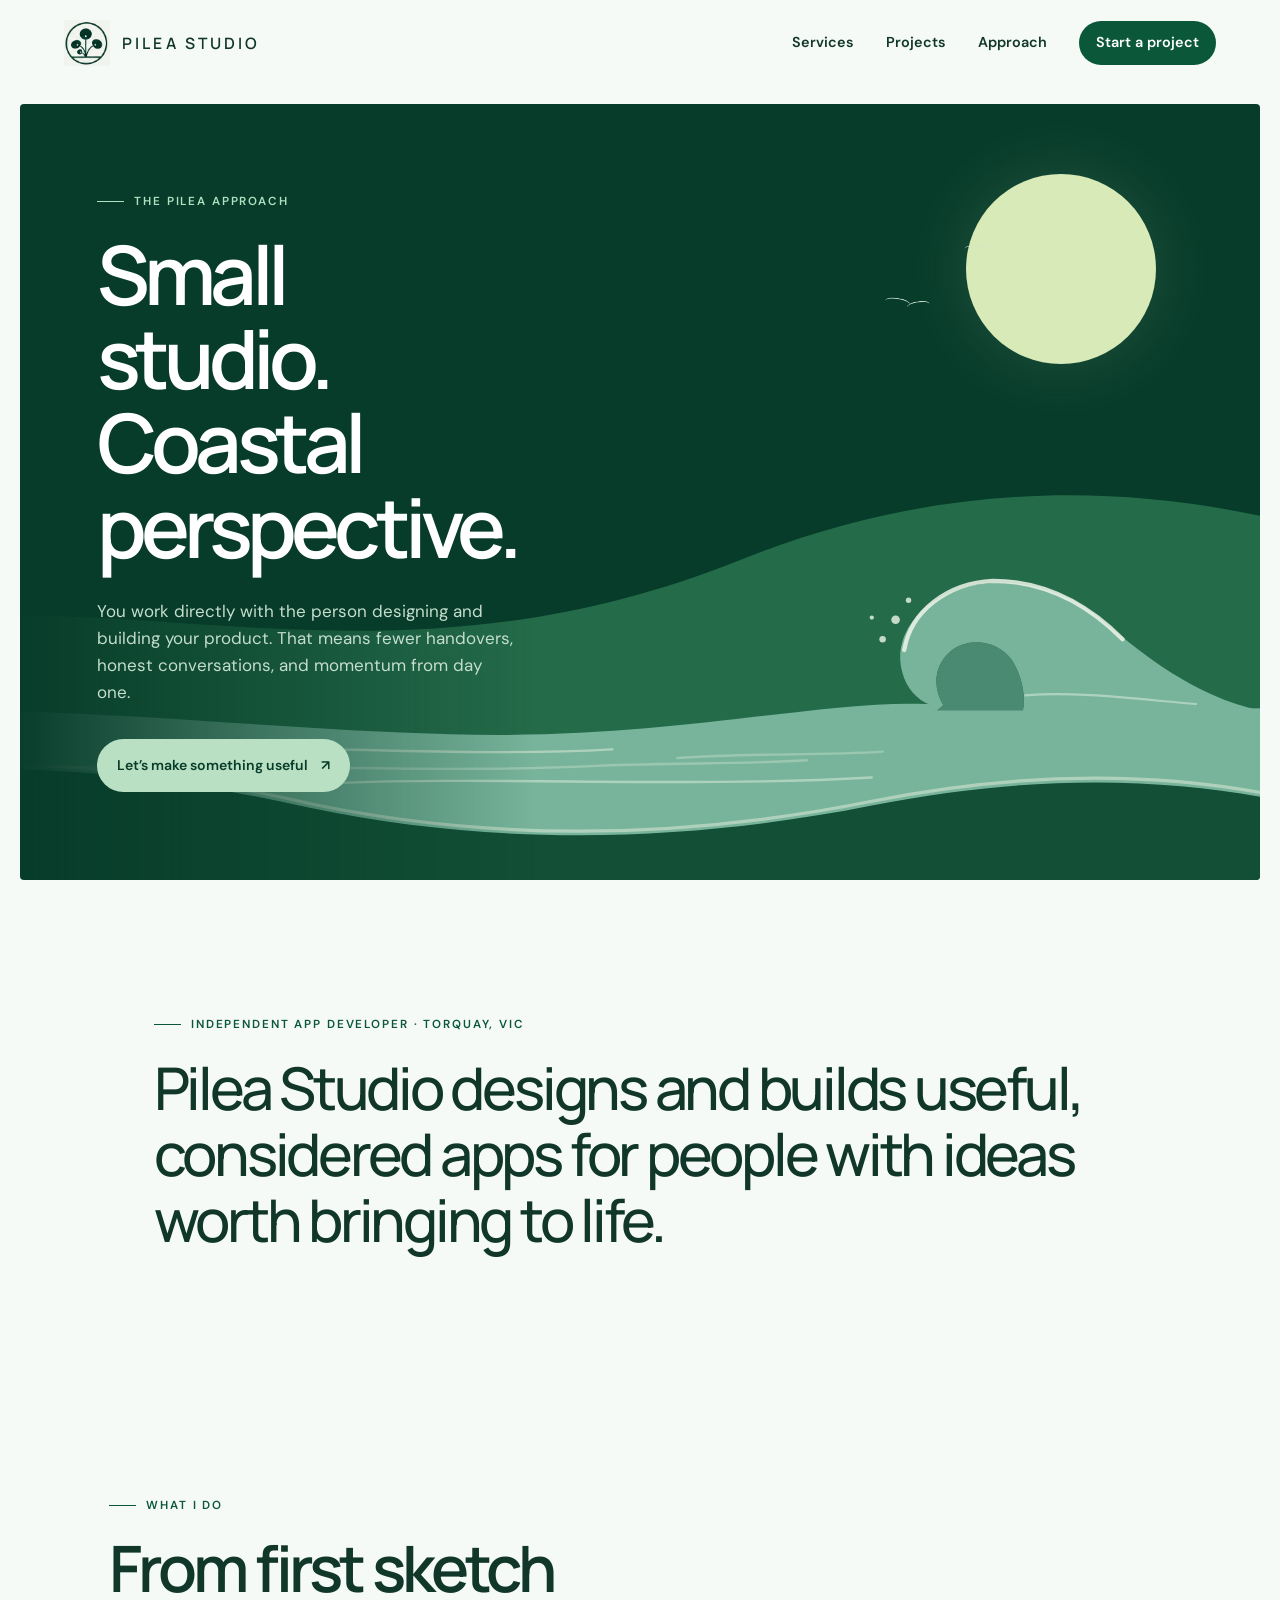
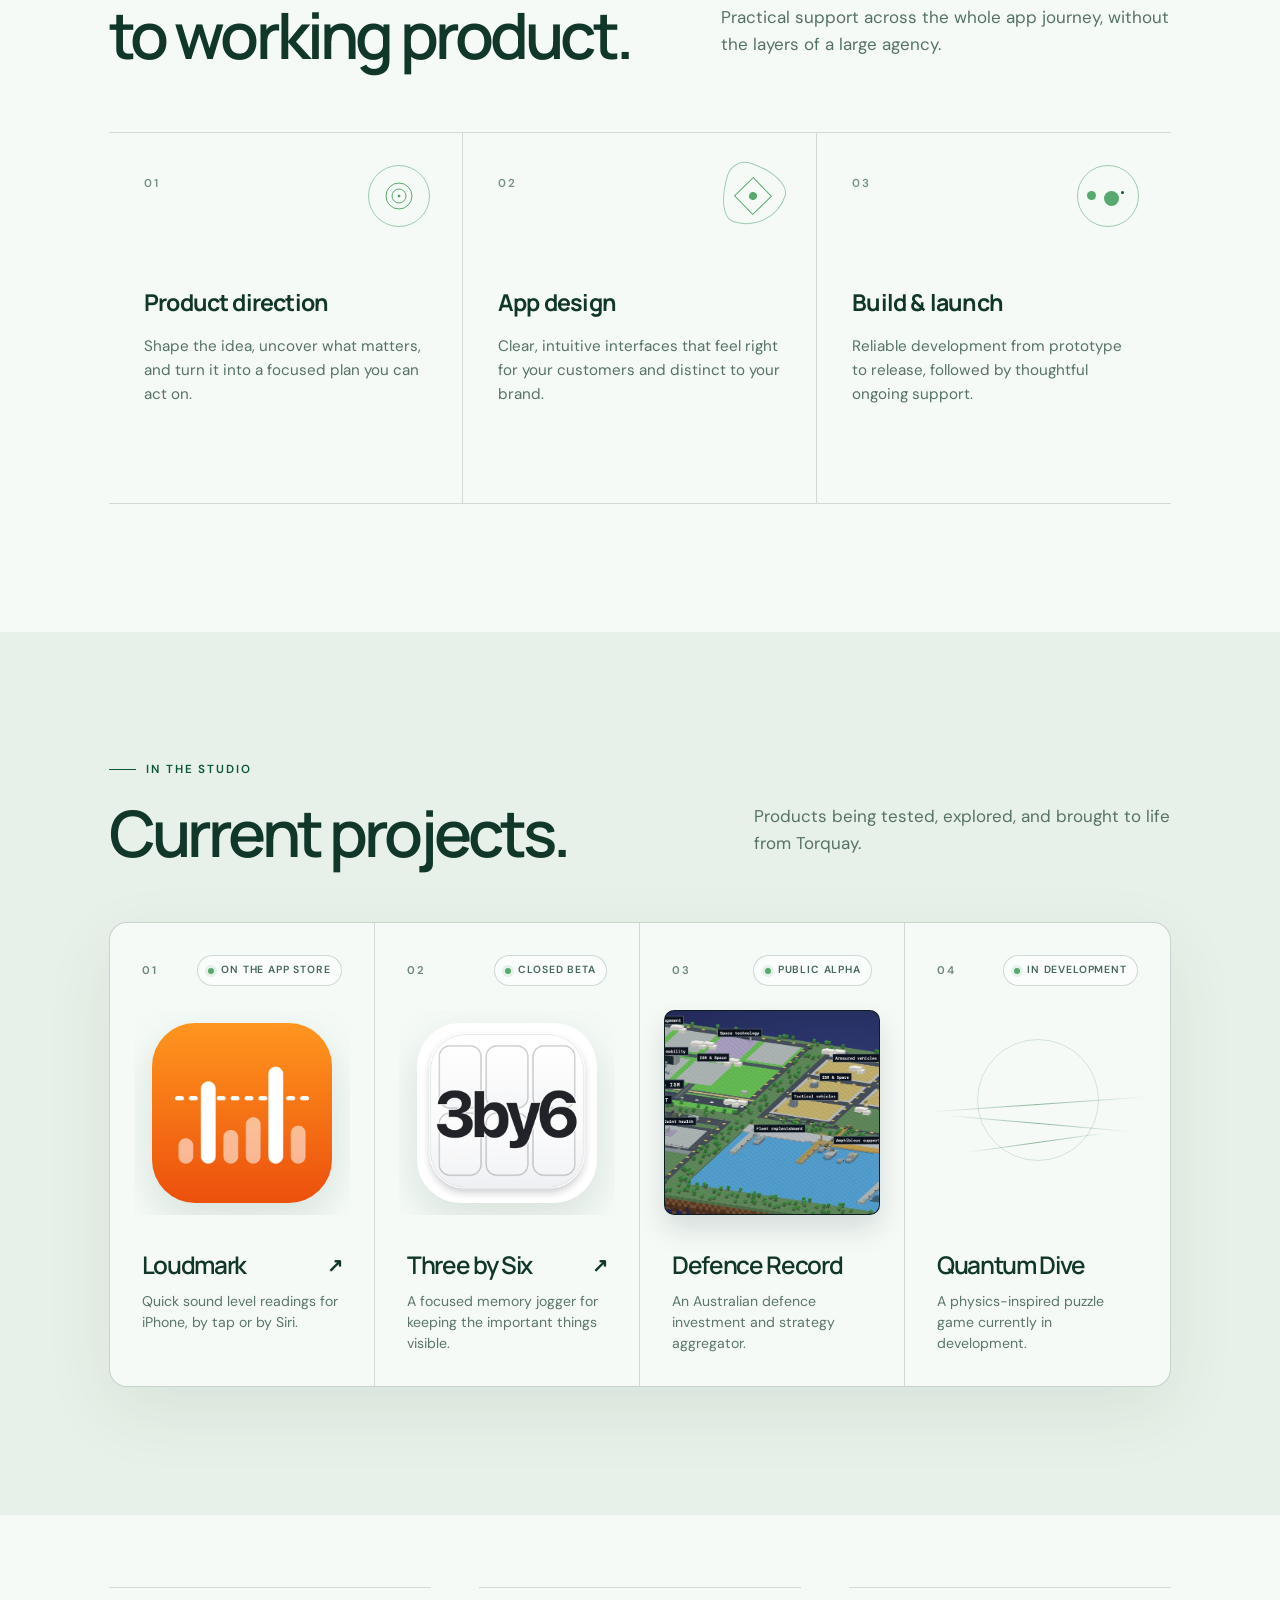
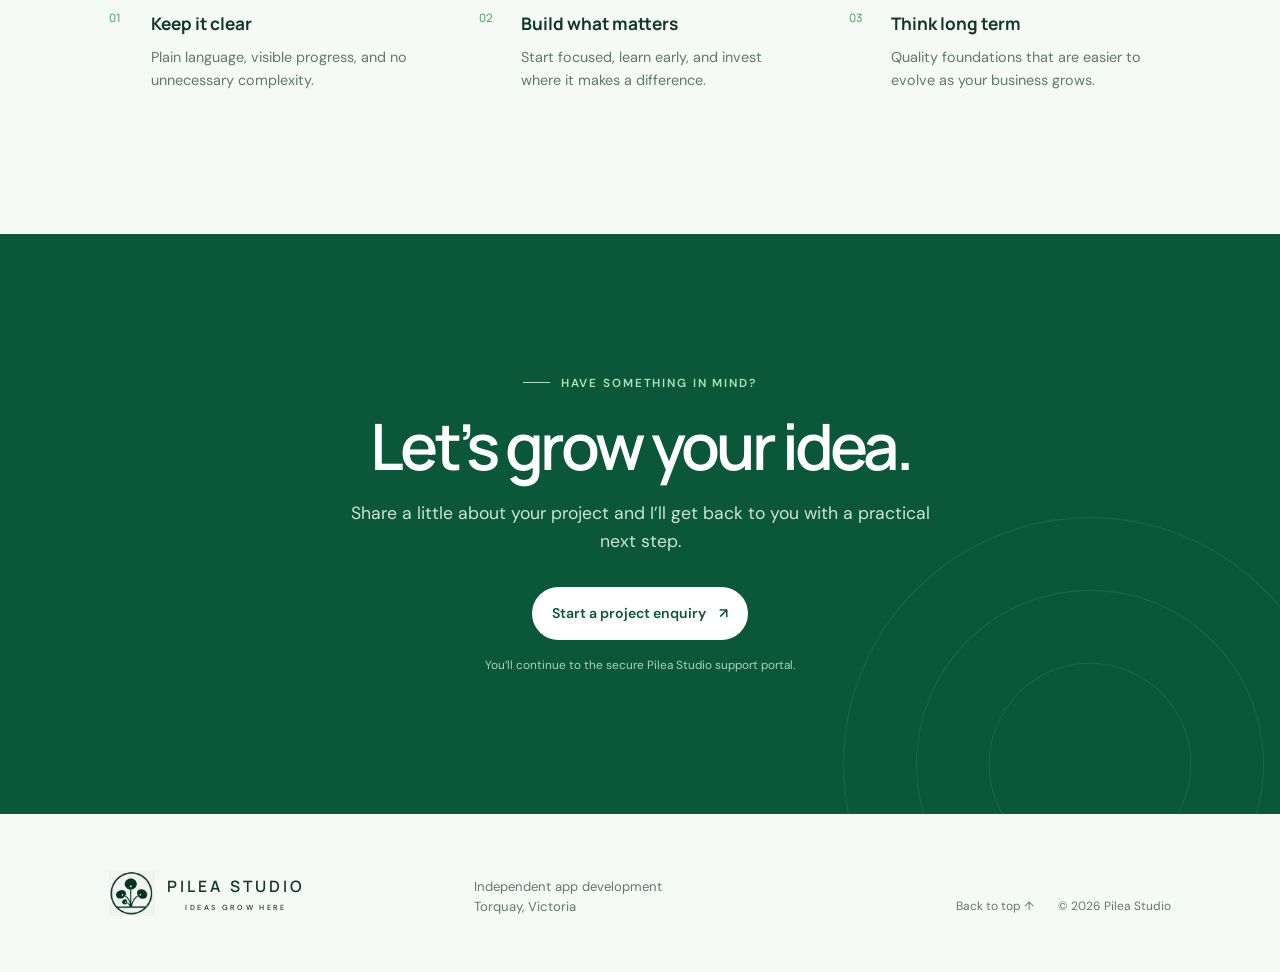
<file: index.html>
<!doctype html>
<html lang="en-AU">
  <head>
    <meta charset="UTF-8">
    <meta name="viewport" content="width=device-width, initial-scale=1.0">
    <meta name="description" content="Pilea Studio is an independent app development studio in Torquay, Victoria, creating thoughtful digital products for growing businesses.">
    <meta name="theme-color" content="#0b5739">
    <meta property="og:title" content="Pilea Studio | Independent app development">
    <meta property="og:description" content="Thoughtful digital products, built by the coast in Torquay, Victoria.">
    <meta property="og:type" content="website">
    <title>Pilea Studio | Independent app development in Torquay</title>
    <link rel="icon" href="favicon.png?v=4" type="image/png" sizes="164x164">
    <link rel="apple-touch-icon" href="favicon.png?v=4">
    <link rel="preconnect" href="https://fonts.googleapis.com">
    <link rel="preconnect" href="https://fonts.gstatic.com" crossorigin>
    <link href="https://fonts.googleapis.com/css2?family=DM+Sans:wght@400;500;600&amp;family=Manrope:wght@500;600;700&amp;display=swap" rel="stylesheet">
    <link rel="stylesheet" href="styles.css">
    <script src="script.js" defer></script>
  </head>
  <body>
    <a class="skip-link" href="#main">Skip to content</a>

    <header class="site-header" data-header>
      <a class="brand" href="#top" aria-label="Pilea Studio home">
        <img class="brand-mark" src="logo-mark.png" alt="">
        <span class="brand-copy"><span class="brand-name">Pilea Studio</span></span>
      </a>
      <button class="menu-toggle" type="button" aria-expanded="false" aria-controls="site-nav">
        <span class="sr-only">Open menu</span>
        <span></span><span></span>
      </button>
      <nav id="site-nav" class="site-nav" aria-label="Main navigation">
        <a href="#services">Services</a>
        <a href="#projects">Projects</a>
        <a href="#approach">Approach</a>
        <a class="nav-cta" href="#contact">Start a project</a>
      </nav>
    </header>

    <main id="main">
      <section id="top" class="top-approach" aria-labelledby="approach-title">
        <div id="approach" class="coast-panel reveal">
          <div class="coast-copy">
            <p class="eyebrow light"><span></span> The Pilea approach</p>
            <h1 id="approach-title">Small studio.<br>Coastal perspective.</h1>
            <p>You work directly with the person designing and building your product. That means fewer handovers, honest conversations, and momentum from day one.</p>
            <a class="button button-light" href="#contact">Let’s make something useful <span aria-hidden="true">↗</span></a>
          </div>
          <div class="coast-art" aria-hidden="true">
            <div class="coast-sun"></div>
            <span class="bird bird-one"></span>
            <span class="bird bird-two"></span>
            <svg class="coast-scene" viewBox="0 0 1400 560" preserveAspectRatio="xMaxYMax slice">
              <path class="land-far" d="M0 330C190 300 330 318 480 326C650 335 780 318 920 262C1070 202 1230 186 1400 222V560H0Z"></path>
              <path class="sea" d="M0 412C230 386 430 418 650 424C850 430 990 392 1090 396C1180 400 1300 404 1400 400V560H0Z"></path>
              <g class="swell">
                <path d="M380 440C520 432 660 446 800 438"></path>
                <path d="M250 456C430 447 610 462 790 453C860 450 920 452 980 448"></path>
                <path d="M520 470C690 462 860 474 1040 464"></path>
                <path d="M860 446C930 441 990 444 1050 440"></path>
              </g>
              <g class="curl">
                <path class="curl-body" d="M1400 402C1340 390 1290 350 1250 316C1214 286 1160 276 1120 290C1080 304 1060 336 1068 366C1072 382 1082 392 1094 397L1106 397C1096 380 1098 360 1112 348C1128 334 1156 336 1170 356C1180 372 1182 390 1180 402Z"></path>
                <path class="curl-face" d="M1106 397C1096 380 1098 360 1112 348C1128 334 1156 336 1170 356C1180 372 1182 390 1180 402L1100 402Z"></path>
                <path class="curl-lip" d="M1272 336C1238 302 1198 282 1152 282C1110 284 1076 310 1070 346"></path>
                <path class="curl-foam" d="M1182 388C1230 384 1290 392 1340 396"></path>
                <circle class="spray" cx="1062" cy="318" r="4"></circle>
                <circle class="spray" cx="1050" cy="336" r="3"></circle>
                <circle class="spray" cx="1074" cy="300" r="2.5"></circle>
                <circle class="spray" cx="1040" cy="316" r="2"></circle>
              </g>
              <path class="land-near" d="M0 472C200 442 360 456 520 492C700 530 880 522 1040 490C1180 462 1300 464 1400 482V560H0Z"></path>
              <path class="shore" d="M0 469C205 438 365 452 524 489C704 526 880 518 1040 486C1180 458 1300 460 1400 478"></path>
              
            </svg>
          </div>
        </div>
      </section>

      <section class="studio-intro reveal" aria-label="About Pilea Studio">
        <p class="eyebrow"><span></span> Independent app developer · Torquay, VIC</p>
        <h2>Pilea Studio designs and builds useful, considered apps for people with ideas worth bringing to life.</h2>
      </section>

      <section id="services" class="section services">
        <div class="section-heading reveal">
          <p class="eyebrow"><span></span> What I do</p>
          <h2>From first sketch<br>to working product.</h2>
          <p>Practical support across the whole app journey, without the layers of a large agency.</p>
        </div>
        <div class="service-grid">
          <article class="service-card reveal">
            <span class="card-number">01</span>
            <div class="service-icon"><span></span><span></span><span></span></div>
            <h3>Product direction</h3>
            <p>Shape the idea, uncover what matters, and turn it into a focused plan you can act on.</p>
          </article>
          <article class="service-card reveal">
            <span class="card-number">02</span>
            <div class="service-icon icon-design"><span></span><span></span></div>
            <h3>App design</h3>
            <p>Clear, intuitive interfaces that feel right for your customers and distinct to your brand.</p>
          </article>
          <article class="service-card reveal">
            <span class="card-number">03</span>
            <div class="service-icon icon-build"><span></span><span></span><span></span></div>
            <h3>Build &amp; launch</h3>
            <p>Reliable development from prototype to release, followed by thoughtful ongoing support.</p>
          </article>
        </div>
      </section>

      <section id="projects" class="section projects">
        <div class="projects-heading reveal">
          <div>
            <p class="eyebrow"><span></span> In the studio</p>
            <h2>Current projects.</h2>
          </div>
          <p>Products being tested, explored, and brought to life from Torquay.</p>
        </div>
        <div class="project-shelf">
          <article class="project-card reveal">
            <div class="project-meta">
              <span class="project-number">01</span>
              <span class="project-status"><i></i> On the App Store</span>
            </div>
            <div class="project-media project-app-icon" aria-hidden="true">
              <img src="project-loudmark.png" alt="">
            </div>
            <h3><a href="loudmark/support.html">Loudmark <span aria-hidden="true">↗</span></a></h3>
            <p>Quick sound level readings for iPhone, by tap or by Siri.</p>
          </article>
          <article class="project-card reveal">
            <div class="project-meta">
              <span class="project-number">02</span>
              <span class="project-status"><i></i> Closed Beta</span>
            </div>
            <div class="project-media project-app-icon" aria-hidden="true">
              <img src="project-three-by-six.png" alt="">
            </div>
            <h3><a href="https://3by6.app" rel="noopener noreferrer">Three by Six <span aria-hidden="true">↗</span></a></h3>
            <p>A focused memory jogger for keeping the important things visible.</p>
          </article>
          <article class="project-card reveal">
            <div class="project-meta">
              <span class="project-number">03</span>
              <span class="project-status"><i></i> Public Alpha</span>
            </div>
            <div class="project-media project-graph">
              <img src="project-defence-record.jpg" alt="Defence Record voxel map of capability areas grouped into air, land, naval and joint districts">
            </div>
            <h3>Defence Record</h3>
            <p>An Australian defence investment and strategy aggregator.</p>
          </article>
          <article class="project-card reveal">
            <div class="project-meta">
              <span class="project-number">04</span>
              <span class="project-status"><i></i> In development</span>
            </div>
            <div class="project-wave" aria-hidden="true"><span></span><span></span><span></span></div>
            <h3>Quantum Dive</h3>
            <p>A physics-inspired puzzle game currently in development.</p>
          </article>
        </div>
      </section>

      <section class="section principles-section" aria-label="Working principles">
        <div class="principles">
          <div class="principle reveal"><strong>01</strong><h3>Keep it clear</h3><p>Plain language, visible progress, and no unnecessary complexity.</p></div>
          <div class="principle reveal"><strong>02</strong><h3>Build what matters</h3><p>Start focused, learn early, and invest where it makes a difference.</p></div>
          <div class="principle reveal"><strong>03</strong><h3>Think long term</h3><p>Quality foundations that are easier to evolve as your business grows.</p></div>
        </div>
      </section>

      <section id="contact" class="contact">
        <div class="contact-inner reveal">
          <p class="eyebrow light"><span></span> Have something in mind?</p>
          <h2>Let’s grow your idea.</h2>
          <p>Share a little about your project and I’ll get back to you with a practical next step.</p>
          <a class="button button-white" data-contact-link href="https://pileaapps.atlassian.net/jira/software/form/67692465-59b0-4dbf-90b1-d7bc11108d3b" rel="noopener noreferrer">
            Start a project enquiry <span aria-hidden="true">↗</span>
          </a>
          <p class="contact-note">You’ll continue to the secure Pilea Studio support portal.</p>
        </div>
        <svg class="contact-rings" viewBox="0 0 500 500" aria-hidden="true">
          <circle cx="250" cy="250" r="90"></circle><circle cx="250" cy="250" r="155"></circle><circle cx="250" cy="250" r="220"></circle>
        </svg>
      </section>
    </main>

    <footer>
      <a class="brand footer-brand" href="#top" aria-label="Pilea Studio home">
        <img class="brand-mark" src="logo-mark.png" alt="">
        <span class="brand-copy"><span class="brand-name">Pilea Studio</span><span class="brand-tagline">Ideas grow here</span></span>
      </a>
      <p>Independent app development<br>Torquay, Victoria</p>
      <div class="footer-meta"><a href="#top">Back to top ↑</a><span>© <span data-year></span> Pilea Studio</span></div>
    </footer>
  </body>
</html>
</file>
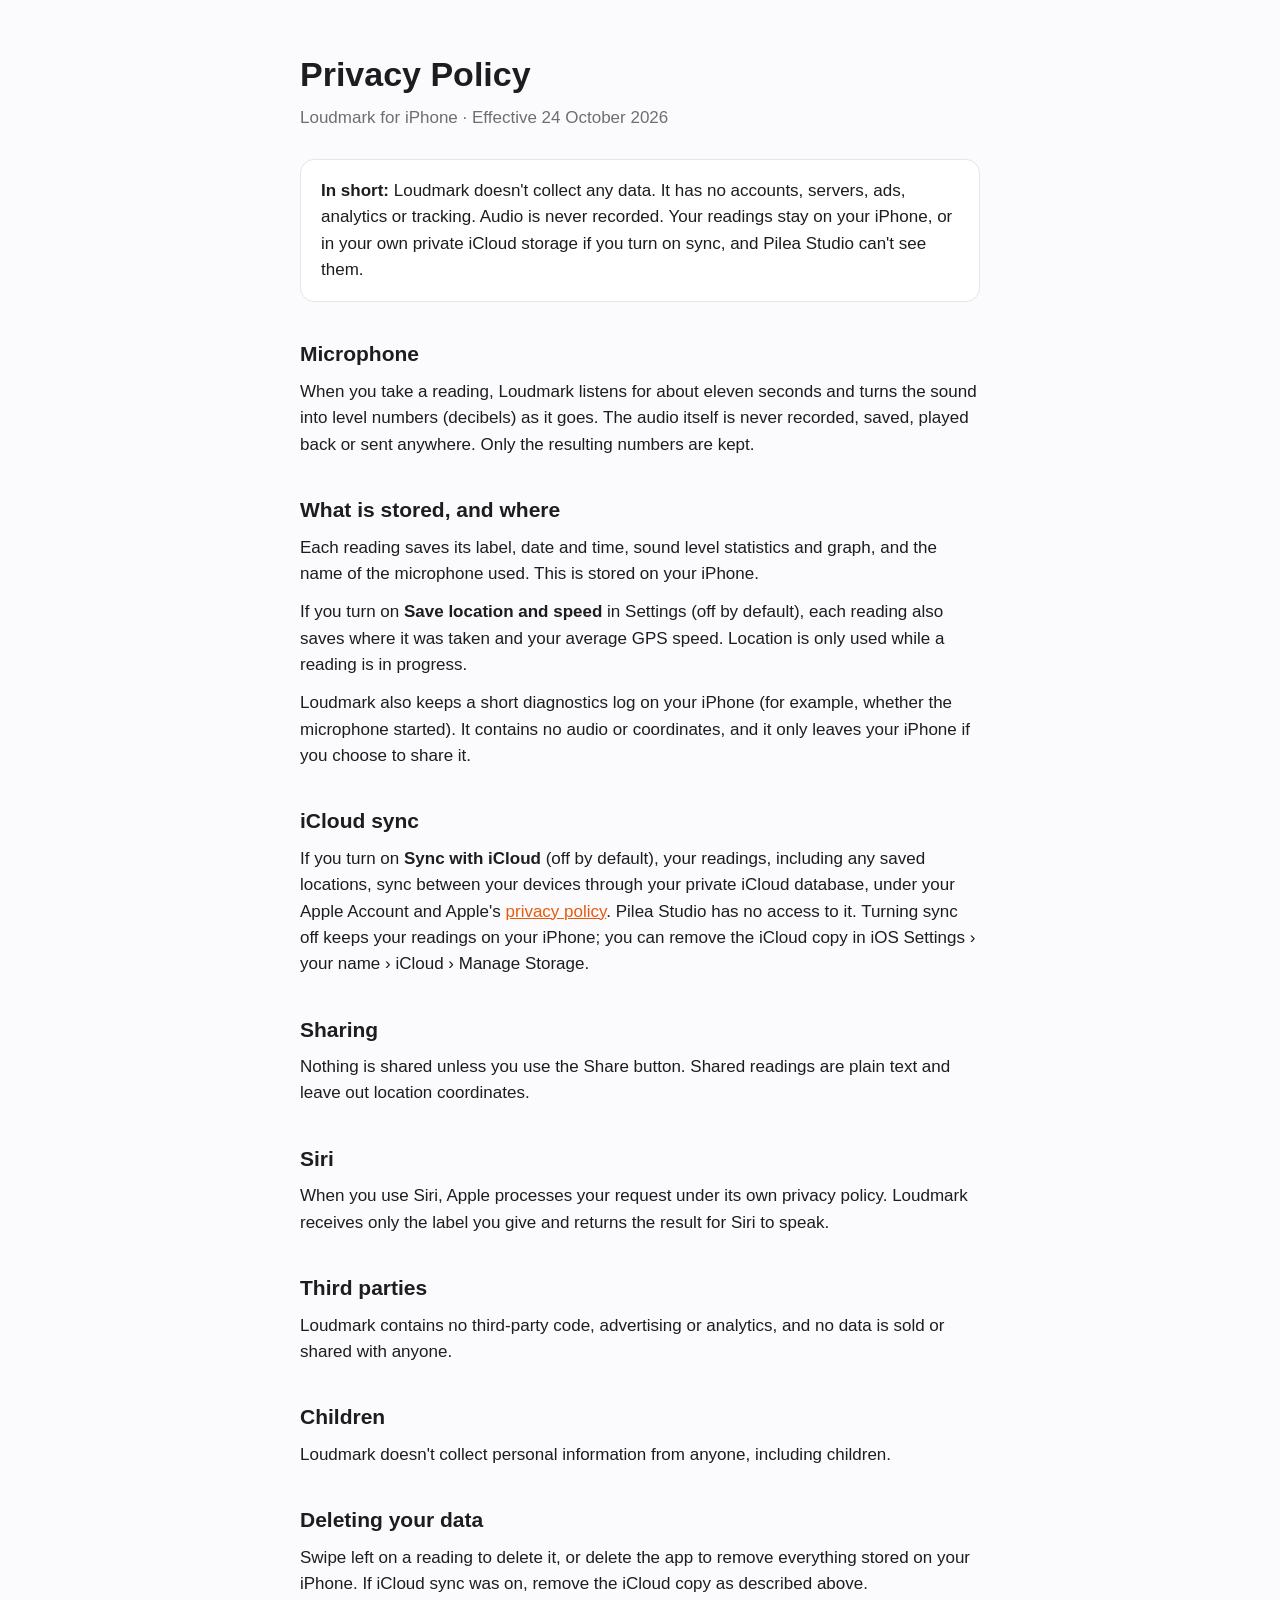
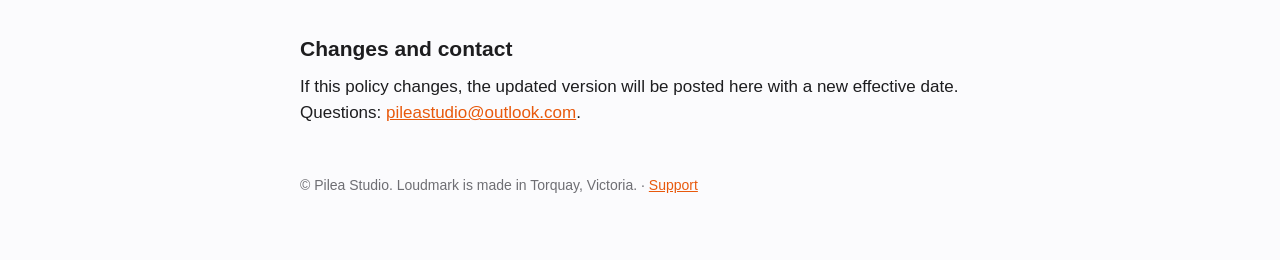
<file: loudmark/privacy.html>
<!doctype html>
<html lang="en-AU">
<head>
<meta charset="utf-8">
<meta name="viewport" content="width=device-width, initial-scale=1">
<title>Loudmark Privacy Policy</title>
<style>
  :root { color-scheme: light dark; --accent: #E8590C; --text: #1d1d1f; --muted: #6e6e73; --bg: #fbfbfd; --card: #fff; --line: #e5e5ea; }
  @media (prefers-color-scheme: dark) { :root { --text: #f5f5f7; --muted: #a1a1a6; --bg: #000; --card: #1c1c1e; --line: #38383a; --accent: #FF8A1E; } }
  body { margin: 0; background: var(--bg); color: var(--text); font: 17px/1.55 -apple-system, BlinkMacSystemFont, "Segoe UI", sans-serif; }
  main { max-width: 680px; margin: 0 auto; padding: 48px 20px 64px; }
  h1 { font-size: 34px; margin: 0 0 4px; }
  h2 { font-size: 21px; margin: 36px 0 8px; }
  p, li { margin: 0 0 12px; }
  .lede { color: var(--muted); margin-bottom: 28px; }
  .card { background: var(--card); border: 1px solid var(--line); border-radius: 14px; padding: 18px 20px; }
  a { color: var(--accent); }
  footer { margin-top: 48px; color: var(--muted); font-size: 14px; }
</style>
</head>
<body>
<main>
  <h1>Privacy Policy</h1>
  <p class="lede">Loudmark for iPhone · Effective 24 October 2026</p>

  <div class="card">
    <strong>In short:</strong> Loudmark doesn't collect any data. It has no accounts, servers, ads,
    analytics or tracking. Audio is never recorded. Your readings stay on your iPhone, or in your
    own private iCloud storage if you turn on sync, and Pilea Studio can't see them.
  </div>

  <h2>Microphone</h2>
  <p>When you take a reading, Loudmark listens for about eleven seconds and turns the sound into level numbers (decibels) as it goes. The audio itself is never recorded, saved, played back or sent anywhere. Only the resulting numbers are kept.</p>

  <h2>What is stored, and where</h2>
  <p>Each reading saves its label, date and time, sound level statistics and graph, and the name of the microphone used. This is stored on your iPhone.</p>
  <p>If you turn on <strong>Save location and speed</strong> in Settings (off by default), each reading also saves where it was taken and your average GPS speed. Location is only used while a reading is in progress.</p>
  <p>Loudmark also keeps a short diagnostics log on your iPhone (for example, whether the microphone started). It contains no audio or coordinates, and it only leaves your iPhone if you choose to share it.</p>

  <h2>iCloud sync</h2>
  <p>If you turn on <strong>Sync with iCloud</strong> (off by default), your readings, including any saved locations, sync between your devices through your private iCloud database, under your Apple Account and Apple's <a href="https://www.apple.com/legal/privacy/">privacy policy</a>. Pilea Studio has no access to it. Turning sync off keeps your readings on your iPhone; you can remove the iCloud copy in iOS Settings › your name › iCloud › Manage Storage.</p>

  <h2>Sharing</h2>
  <p>Nothing is shared unless you use the Share button. Shared readings are plain text and leave out location coordinates.</p>

  <h2>Siri</h2>
  <p>When you use Siri, Apple processes your request under its own privacy policy. Loudmark receives only the label you give and returns the result for Siri to speak.</p>

  <h2>Third parties</h2>
  <p>Loudmark contains no third-party code, advertising or analytics, and no data is sold or shared with anyone.</p>

  <h2>Children</h2>
  <p>Loudmark doesn't collect personal information from anyone, including children.</p>

  <h2>Deleting your data</h2>
  <p>Swipe left on a reading to delete it, or delete the app to remove everything stored on your iPhone. If iCloud sync was on, remove the iCloud copy as described above.</p>

  <h2>Changes and contact</h2>
  <p>If this policy changes, the updated version will be posted here with a new effective date. Questions: <a href="mailto:pileastudio@outlook.com">pileastudio@outlook.com</a>.</p>

  <footer>© Pilea Studio. Loudmark is made in Torquay, Victoria. · <a href="support.html">Support</a></footer>
</main>
</body>
</html>
</file>
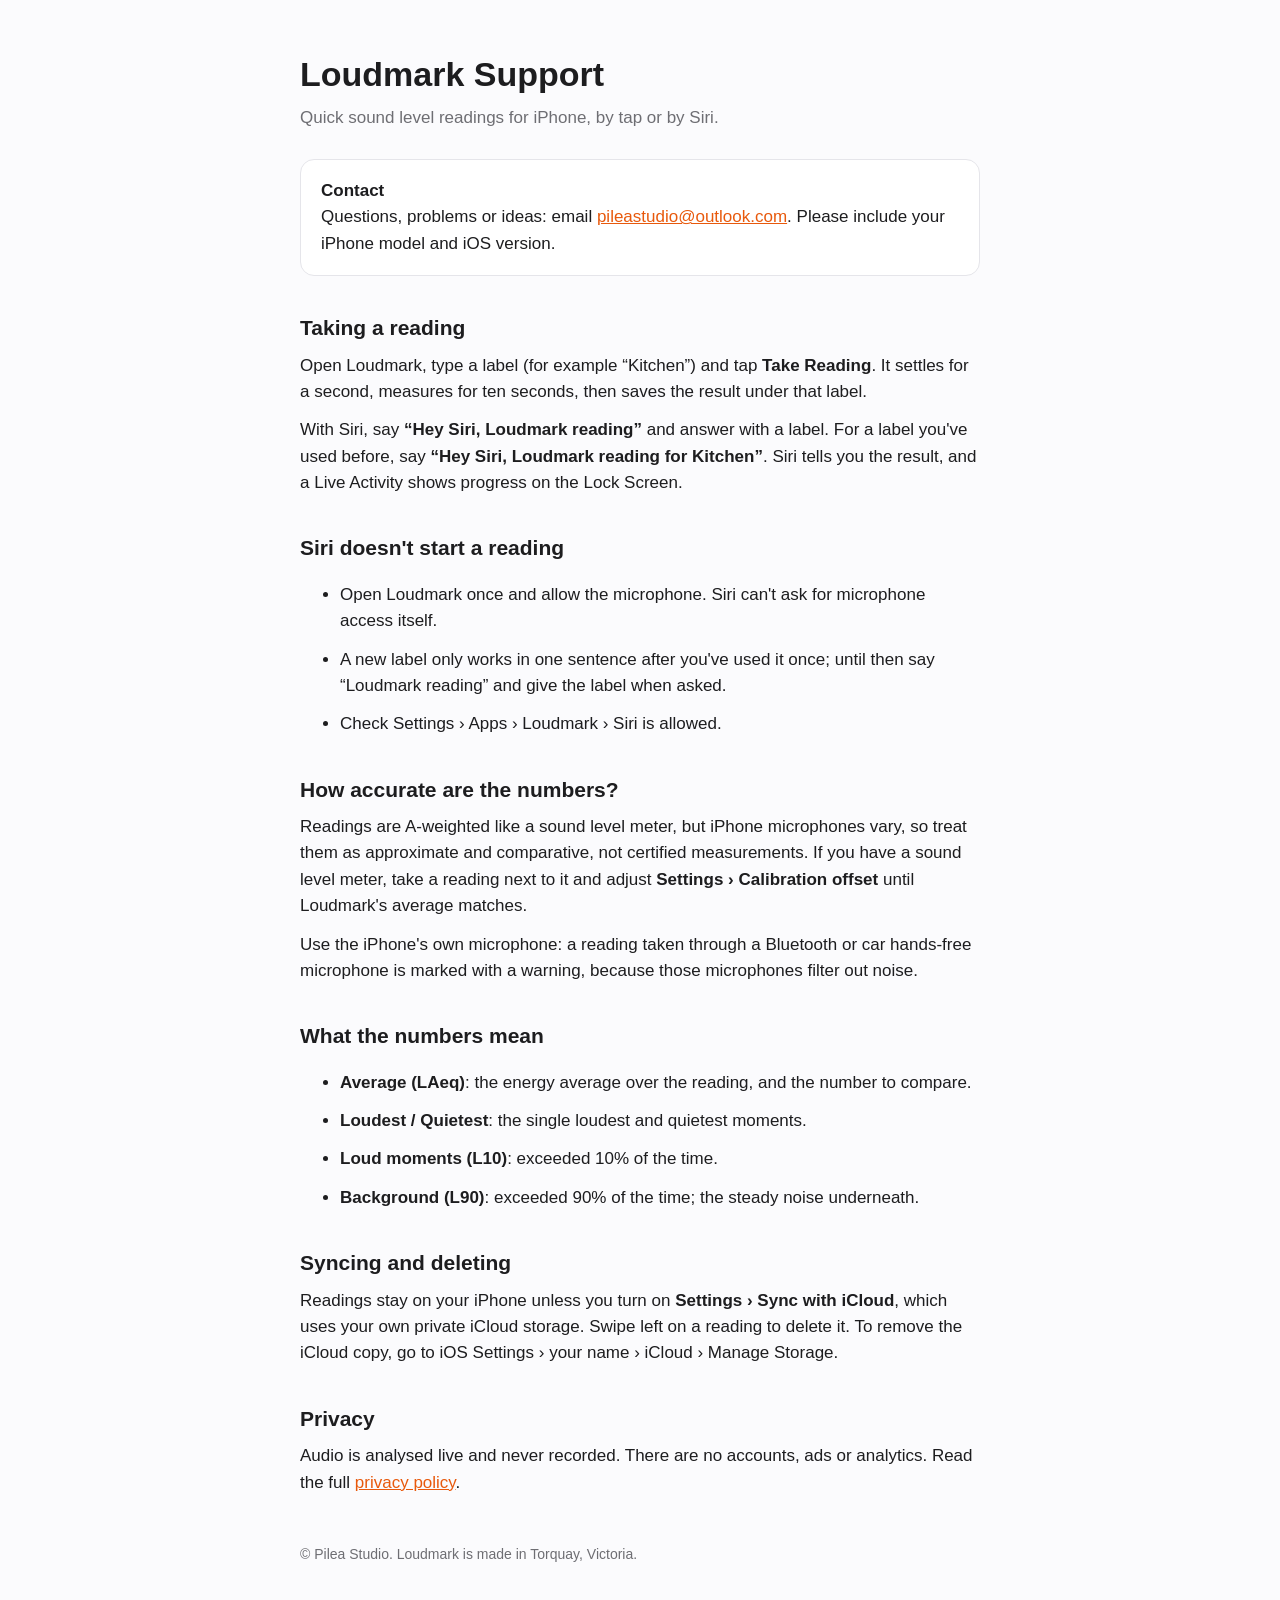
<file: loudmark/support.html>
<!doctype html>
<html lang="en-AU">
<head>
<meta charset="utf-8">
<meta name="viewport" content="width=device-width, initial-scale=1">
<title>Loudmark Support</title>
<style>
  :root { color-scheme: light dark; --accent: #E8590C; --text: #1d1d1f; --muted: #6e6e73; --bg: #fbfbfd; --card: #fff; --line: #e5e5ea; }
  @media (prefers-color-scheme: dark) { :root { --text: #f5f5f7; --muted: #a1a1a6; --bg: #000; --card: #1c1c1e; --line: #38383a; --accent: #FF8A1E; } }
  body { margin: 0; background: var(--bg); color: var(--text); font: 17px/1.55 -apple-system, BlinkMacSystemFont, "Segoe UI", sans-serif; }
  main { max-width: 680px; margin: 0 auto; padding: 48px 20px 64px; }
  h1 { font-size: 34px; margin: 0 0 4px; }
  h2 { font-size: 21px; margin: 36px 0 8px; }
  p, li { margin: 0 0 12px; }
  .lede { color: var(--muted); margin-bottom: 28px; }
  .card { background: var(--card); border: 1px solid var(--line); border-radius: 14px; padding: 18px 20px; }
  a { color: var(--accent); }
  footer { margin-top: 48px; color: var(--muted); font-size: 14px; }
</style>
</head>
<body>
<main>
  <h1>Loudmark Support</h1>
  <p class="lede">Quick sound level readings for iPhone, by tap or by Siri.</p>

  <div class="card">
    <strong>Contact</strong><br>
    Questions, problems or ideas: email <a href="mailto:pileastudio@outlook.com">pileastudio@outlook.com</a>.
    Please include your iPhone model and iOS version.
  </div>

  <h2>Taking a reading</h2>
  <p>Open Loudmark, type a label (for example “Kitchen”) and tap <strong>Take Reading</strong>. It settles for a second, measures for ten seconds, then saves the result under that label.</p>
  <p>With Siri, say <strong>“Hey Siri, Loudmark reading”</strong> and answer with a label. For a label you've used before, say <strong>“Hey Siri, Loudmark reading for Kitchen”</strong>. Siri tells you the result, and a Live Activity shows progress on the Lock Screen.</p>

  <h2>Siri doesn't start a reading</h2>
  <ul>
    <li>Open Loudmark once and allow the microphone. Siri can't ask for microphone access itself.</li>
    <li>A new label only works in one sentence after you've used it once; until then say “Loudmark reading” and give the label when asked.</li>
    <li>Check Settings › Apps › Loudmark › Siri is allowed.</li>
  </ul>

  <h2>How accurate are the numbers?</h2>
  <p>Readings are A-weighted like a sound level meter, but iPhone microphones vary, so treat them as approximate and comparative, not certified measurements. If you have a sound level meter, take a reading next to it and adjust <strong>Settings › Calibration offset</strong> until Loudmark's average matches.</p>
  <p>Use the iPhone's own microphone: a reading taken through a Bluetooth or car hands-free microphone is marked with a warning, because those microphones filter out noise.</p>

  <h2>What the numbers mean</h2>
  <ul>
    <li><strong>Average (LAeq)</strong>: the energy average over the reading, and the number to compare.</li>
    <li><strong>Loudest / Quietest</strong>: the single loudest and quietest moments.</li>
    <li><strong>Loud moments (L10)</strong>: exceeded 10% of the time.</li>
    <li><strong>Background (L90)</strong>: exceeded 90% of the time; the steady noise underneath.</li>
  </ul>

  <h2>Syncing and deleting</h2>
  <p>Readings stay on your iPhone unless you turn on <strong>Settings › Sync with iCloud</strong>, which uses your own private iCloud storage. Swipe left on a reading to delete it. To remove the iCloud copy, go to iOS Settings › your name › iCloud › Manage Storage.</p>

  <h2>Privacy</h2>
  <p>Audio is analysed live and never recorded. There are no accounts, ads or analytics. Read the full <a href="privacy.html">privacy policy</a>.</p>

  <footer>© Pilea Studio. Loudmark is made in Torquay, Victoria.</footer>
</main>
</body>
</html>
</file>
<file: styles.css>
:root {
  --ink: #103729;
  --green: #0b5739;
  --green-dark: #073c2a;
  --leaf: #58a96f;
  --mint: #dff2e6;
  --foam: #f5faf6;
  --sand: #f2eadb;
  --white: #fff;
  --line: rgba(16, 55, 41, 0.16);
  --display: "Manrope", sans-serif;
  --body: "DM Sans", sans-serif;
}

* { box-sizing: border-box; }
html { scroll-behavior: smooth; }
body { margin: 0; color: var(--ink); background: var(--foam); font-family: var(--body); font-size: 17px; line-height: 1.6; }
a { color: inherit; }
.skip-link { position: fixed; z-index: 100; top: 1rem; left: 1rem; transform: translateY(-200%); padding: .65rem 1rem; background: var(--white); border-radius: 2rem; }
.skip-link:focus { transform: none; }
.sr-only { position: absolute; width: 1px; height: 1px; padding: 0; margin: -1px; overflow: hidden; clip: rect(0, 0, 0, 0); white-space: nowrap; border: 0; }

.site-header { position: fixed; z-index: 20; top: 0; left: 0; width: 100%; display: flex; align-items: center; justify-content: space-between; padding: 1.25rem clamp(1.25rem, 5vw, 5rem); transition: background .3s, box-shadow .3s, padding .3s; }
.site-header.scrolled { padding-top: .75rem; padding-bottom: .75rem; background: rgba(245, 250, 246, .92); box-shadow: 0 1px 0 var(--line); backdrop-filter: blur(14px); }
.brand { display: inline-flex; align-items: center; gap: .75rem; color: var(--ink); text-decoration: none; }
.brand-mark { width: 46px; height: 46px; }
.brand-copy { display: flex; flex-direction: column; align-items: center; line-height: 1; }
.brand-name { font: 600 .98rem var(--display); letter-spacing: .2em; text-transform: uppercase; }
.brand-tagline { margin-top: .38rem; font: 500 .46rem var(--body); letter-spacing: .32em; text-transform: uppercase; }
.site-header .brand-copy { align-items: flex-start; }
.site-nav { display: flex; align-items: center; gap: 2rem; font-size: .9rem; font-weight: 600; }
.site-nav a { text-decoration: none; }
.site-nav a:not(.nav-cta) { position: relative; }
.site-nav a:not(.nav-cta)::after { content: ""; position: absolute; right: 0; bottom: -.2rem; left: 0; height: 1px; background: currentColor; transform: scaleX(0); transform-origin: right; transition: transform .25s; }
.site-nav a:hover::after { transform: scaleX(1); transform-origin: left; }
.nav-cta { padding: .65rem 1.05rem; color: var(--white); background: var(--green); border-radius: 3rem; }
.menu-toggle { display: none; }

.eyebrow { display: flex; align-items: center; gap: .65rem; margin: 0 0 1.3rem; color: var(--green); font-size: .73rem; font-weight: 600; letter-spacing: .16em; text-transform: uppercase; }
.eyebrow span { width: 27px; height: 1px; background: currentColor; }
.eyebrow.light { color: #aee1bf; }
h1, h2, h3, p { margin-top: 0; }
h1, h2, h3 { font-family: var(--display); }
.button { display: inline-flex; align-items: center; justify-content: center; gap: .8rem; padding: .9rem 1.2rem; border: 1px solid transparent; border-radius: 3rem; font-size: .88rem; font-weight: 600; text-decoration: none; transition: transform .25s, background .25s, color .25s; }
.button:hover { transform: translateY(-2px); }

.top-approach { padding: 6.5rem 1.25rem 1.25rem; background: var(--foam); }
.studio-intro { padding: clamp(5rem, 9vw, 8rem) clamp(1.25rem, 12vw, 12rem); background: var(--foam); }
.studio-intro h2 { max-width: 1100px; margin: 0; font-size: clamp(2.25rem, 4.6vw, 4.9rem); font-weight: 500; line-height: 1.12; letter-spacing: -.055em; }

.section { padding: clamp(5rem, 10vw, 9rem) clamp(1.25rem, 8.5vw, 8.5rem); }
.section-heading { display: grid; grid-template-columns: 1.15fr .85fr; align-items: end; margin-bottom: 4rem; }
.section-heading .eyebrow { grid-column: 1 / -1; }
.section h2, .contact h2 { margin-bottom: 0; font-size: clamp(2.7rem, 5vw, 5rem); font-weight: 600; line-height: 1.04; letter-spacing: -.06em; }
.section-heading > p:last-child { max-width: 450px; margin: 0 0 .6rem auto; color: #567266; }
.services { background: var(--foam); }
.service-grid { display: grid; grid-template-columns: repeat(3, 1fr); border-top: 1px solid var(--line); border-bottom: 1px solid var(--line); }
.service-card { position: relative; min-height: 370px; padding: 2.2rem; border-right: 1px solid var(--line); transition: background .3s, transform .3s; }
.service-card:last-child { border-right: 0; }
.service-card:hover { z-index: 1; background: var(--white); transform: translateY(-8px); }
.card-number { color: #779187; font-size: .72rem; font-weight: 600; letter-spacing: .15em; }
.service-card h3 { margin: 5.5rem 0 .8rem; font-size: 1.45rem; letter-spacing: -.035em; }
.service-card p { max-width: 310px; color: #567266; font-size: .95rem; }
.service-icon { position: absolute; top: 2rem; right: 2rem; width: 62px; height: 62px; border: 1px solid #9fcbb0; border-radius: 50%; }
.service-icon span { position: absolute; top: 50%; left: 50%; width: 27px; height: 27px; border: 1px solid var(--leaf); border-radius: 50%; transform: translate(-50%, -50%); }
.service-icon span:nth-child(2) { width: 15px; height: 15px; }
.service-icon span:nth-child(3) { width: 3px; height: 3px; background: var(--green); }
.icon-design { border-radius: 30% 70% 68% 32% / 30% 34% 66% 70%; transform: rotate(18deg); }
.icon-design span:first-child { border-radius: 0; transform: translate(-50%, -50%) rotate(28deg); }
.icon-design span:last-child { width: 8px; height: 8px; background: var(--leaf); }
.icon-build span { width: 9px; height: 9px; background: var(--leaf); border: 0; }
.icon-build span:first-child { transform: translate(-21px, -5px); }
.icon-build span:nth-child(2) { transform: translate(-4px, -5px); }
.icon-build span:last-child { transform: translate(13px, -5px); }

.projects { background: #e8f1e9; }
.projects-heading { display: grid; grid-template-columns: 1fr .7fr; align-items: end; gap: 3rem; margin-bottom: 3.5rem; }
.projects-heading h2 { margin: 0; }
.projects-heading > p { max-width: 420px; margin: 0 0 .55rem auto; color: #567266; }
.project-shelf { display: grid; grid-template-columns: repeat(4, 1fr); overflow: hidden; border: 1px solid rgba(7, 60, 42, .2); border-radius: 18px; background: var(--foam); box-shadow: 0 24px 70px rgba(7, 60, 42, .08); }
.project-card { position: relative; display: flex; flex-direction: column; min-height: 430px; overflow: hidden; padding: 2rem; border-right: 1px solid rgba(7, 60, 42, .16); }
.project-card:last-child { border-right: 0; }
.project-meta { position: relative; z-index: 2; display: flex; align-items: center; justify-content: space-between; gap: 1rem; }
.project-number { color: #6b8579; font-size: .7rem; font-weight: 600; letter-spacing: .16em; }
.project-status { display: inline-flex; align-items: center; gap: .45rem; padding: .38rem .65rem; border: 1px solid rgba(7, 60, 42, .18); border-radius: 2rem; color: #45665a; background: rgba(255, 255, 255, .5); font-size: .65rem; font-weight: 600; letter-spacing: .08em; text-transform: uppercase; }
.project-status i { width: 6px; height: 6px; border-radius: 50%; background: var(--leaf); box-shadow: 0 0 0 3px rgba(88, 169, 111, .14); }
.project-card h3 { margin: auto 0 .75rem; font-size: clamp(1.5rem, 1.9vw, 2.3rem); font-weight: 600; line-height: 1.1; letter-spacing: -.055em; }
.project-card h3 a { display: flex; align-items: center; justify-content: space-between; text-decoration: none; }
.project-card h3 a span { font-size: 1.2rem; transition: transform .25s; }
.project-card h3 a:hover span { transform: translate(3px, -3px); }
.project-card > p { min-height: 4.5em; margin: 0; color: #5b766a; font-size: .88rem; line-height: 1.5; }
.project-media, .project-wave { flex: none; height: 205px; margin: 1.5rem -.5rem 1.6rem; }
.project-media { display: grid; place-items: center; overflow: hidden; }
.project-media img { display: block; max-width: 100%; }
.project-app-icon img { width: 180px; height: 180px; border-radius: 24%; filter: drop-shadow(0 15px 20px rgba(7, 60, 42, .13)); }
.project-graph { border: 1px solid rgba(7, 60, 42, .2); border-radius: 10px; background: #0e151d; box-shadow: 0 14px 28px rgba(7, 27, 38, .13); }
.project-graph img { width: 100%; height: 100%; object-fit: cover; }
.project-wave { position: relative; margin-top: 2.2rem; display: grid; align-content: center; gap: 18px; }
.project-wave::before { content: ""; position: absolute; top: 18px; left: 50%; width: 120px; height: 120px; border: 1px solid rgba(53, 125, 82, .18); border-radius: 50%; transform: translateX(-50%); }
.project-wave span { position: relative; display: block; height: 1px; background: linear-gradient(90deg, transparent, rgba(53, 125, 82, .55), transparent); transform: rotate(-4deg); }
.project-wave span:nth-child(2) { transform: rotate(5deg) scaleX(.85); }
.project-wave span:last-child { transform: rotate(-8deg) scaleX(.65); }

.coast-panel { position: relative; display: grid; grid-template-columns: .8fr 1.2fr; min-height: calc(100svh - 7.75rem); overflow: hidden; color: var(--white); background: var(--green-dark); border-radius: 4px; }
.coast-copy { position: relative; z-index: 2; align-self: center; padding: clamp(2.5rem, 6vw, 6rem); padding-right: 0; }
.coast-copy h1 { max-width: 750px; margin-bottom: 1.8rem; color: var(--white); font-size: clamp(3.8rem, 6.4vw, 7rem); font-weight: 600; line-height: 1.03; letter-spacing: -.07em; }
.coast-copy > p:not(.eyebrow) { max-width: 480px; margin-bottom: 2rem; color: #c4ddcd; }
.button-light { color: var(--green-dark); background: #b9e0c2; }
.button-light:hover { background: var(--white); }
.coast-art { position: relative; min-height: 100%; }
.coast-art svg { position: absolute; right: -1px; bottom: -1px; width: 168%; height: 78%; -webkit-mask-image: linear-gradient(to right, transparent, #000 42%); mask-image: linear-gradient(to right, transparent, #000 42%); }
.coast-sun { position: absolute; z-index: 0; top: 9%; right: 14%; width: 190px; height: 190px; border-radius: 50%; background: #d8eab7; box-shadow: 0 0 70px rgba(216, 234, 183, .14); }
.land-far { fill: #246b49; }
.sea { fill: #78b49c; }
.land-near { fill: #124f36; }
.shore { fill: none; stroke: #dce9d5; stroke-width: 3; opacity: .55; }
.swell { animation: swell-drift 9s ease-in-out infinite alternate; }
.swell path { fill: none; stroke: #e3f0dc; stroke-width: 2.2; stroke-linecap: round; opacity: .5; }
.swell path:nth-child(2n) { opacity: .32; }
.curl { animation: curl-bob 6s ease-in-out infinite alternate; transform-box: fill-box; transform-origin: center bottom; }
.curl-body { fill: #78b49c; }
.curl-face { fill: #4a8a73; }
.curl-lip { fill: none; stroke: #eef5e9; stroke-width: 4; stroke-linecap: round; opacity: .85; }
.curl-foam { fill: none; stroke: #eef5e9; stroke-width: 2; stroke-linecap: round; opacity: .45; }
.spray { fill: #eef5e9; opacity: .8; }
@keyframes swell-drift { to { transform: translateX(-22px); } }
@keyframes curl-bob { to { transform: translateY(-4px) scaleY(1.02); } }
.bird { position: absolute; z-index: 2; width: 25px; height: 9px; border-top: 1.5px solid #cce1d2; border-radius: 50%; transform: rotate(9deg); }
.bird::after { content: ""; position: absolute; top: -1px; left: 22px; width: 23px; height: 8px; border-top: 1.5px solid #cce1d2; border-radius: 50%; transform: rotate(-18deg); }
.bird-one { top: 25%; right: 47%; }
.bird-two { top: 18%; right: 37%; transform: scale(.65); }
.principles-section { padding-top: 1rem; }
.principles { display: grid; grid-template-columns: repeat(3, 1fr); gap: 3rem; margin-top: 3.5rem; }
.principle { display: grid; grid-template-columns: 42px 1fr; border-top: 1px solid var(--line); padding-top: 1.4rem; }
.principle strong { grid-row: 1 / 3; color: var(--leaf); font: 500 .72rem var(--display); }
.principle h3 { margin-bottom: .5rem; font-size: 1.08rem; }
.principle p { color: #60786e; font-size: .9rem; }

.contact { position: relative; min-height: 580px; display: grid; place-items: center; overflow: hidden; padding: 6rem 1.25rem; color: var(--white); text-align: center; background: var(--green); }
.contact::before { content: ""; position: absolute; inset: 0; background-image: radial-gradient(rgba(255,255,255,.09) .7px, transparent .7px); background-size: 8px 8px; opacity: .4; }
.contact-inner { position: relative; z-index: 2; max-width: 800px; }
.contact .eyebrow { justify-content: center; }
.contact h2 { margin-bottom: 1.2rem; }
.contact-inner > p:not(.eyebrow, .contact-note) { max-width: 590px; margin: 0 auto 2rem; color: #cce4d5; font-size: 1.1rem; }
.button-white { color: var(--green); background: var(--white); }
.button-white:hover { background: #dff2e6; }
.contact-note { margin: 1rem 0 0; color: #acd1ba; font-size: .74rem; }
.contact-rings { position: absolute; right: -90px; bottom: -230px; width: min(50vw, 560px); fill: none; stroke: rgba(255,255,255,.08); }

footer { display: grid; grid-template-columns: 1fr 1fr 1fr; align-items: end; gap: 2rem; padding: 3.5rem clamp(1.25rem, 8.5vw, 8.5rem); background: var(--foam); }
footer p { margin: 0; color: #62786f; font-size: .82rem; line-height: 1.5; }
.footer-meta { display: flex; justify-content: flex-end; gap: 1.5rem; color: #62786f; font-size: .75rem; }
.footer-meta a { text-decoration: none; }

.reveal { opacity: 0; transform: translateY(24px); transition: opacity .7s ease, transform .7s ease; }
.reveal.visible { opacity: 1; transform: none; }
@media (prefers-reduced-motion: reduce) { html { scroll-behavior: auto; } .reveal { opacity: 1; transform: none; transition: none; } * { animation: none !important; } }

@media (max-width: 1200px) {
  .project-shelf { grid-template-columns: repeat(2, 1fr); }
  .project-card:nth-child(2n) { border-right: 0; }
  .project-card:nth-child(-n+2) { border-bottom: 1px solid rgba(7, 60, 42, .16); }
  .project-card h3 { font-size: clamp(1.65rem, 3.4vw, 2.55rem); }
}

@media (max-width: 900px) {
  .section-heading { grid-template-columns: 1fr; }
  .section-heading > p:last-child { margin: 1.5rem 0 0; }
  .service-grid { grid-template-columns: 1fr; }
  .service-card { min-height: 260px; border-right: 0; border-bottom: 1px solid var(--line); }
  .service-card:last-child { border-bottom: 0; }
  .service-card h3 { margin-top: 3rem; }
  .projects-heading { grid-template-columns: 1fr; gap: 1.5rem; }
  .projects-heading > p { margin: 0; }
  .project-shelf { grid-template-columns: 1fr; }
  .project-card { min-height: 380px; border-right: 0; border-bottom: 1px solid rgba(7, 60, 42, .16); }
  .project-card:last-child { border-bottom: 0; }
  .coast-panel { grid-template-columns: 1fr; min-height: 0; }
  .coast-copy { align-self: start; padding: 3.5rem 3.5rem 0; }
  .coast-art { height: 420px; min-height: 0; }
  .coast-art svg { width: 100%; height: 100%; -webkit-mask-image: none; mask-image: none; }
  .principles { grid-template-columns: 1fr; gap: 1rem; }
}

@media (max-width: 640px) {
  body { font-size: 16px; }
  .site-header { padding: 1rem 1.25rem; }
  .brand-mark { width: 42px; height: 42px; }
  .brand-name { font-size: .84rem; letter-spacing: .15em; }
  .brand-tagline { font-size: .4rem; }
  .menu-toggle { position: relative; z-index: 22; display: block; width: 42px; height: 42px; padding: 0; border: 0; border-radius: 50%; background: var(--white); }
  .menu-toggle > span:not(.sr-only) { position: absolute; left: 12px; width: 18px; height: 1px; background: var(--ink); transition: transform .2s, top .2s; }
  .menu-toggle > span:nth-child(2) { top: 17px; }
  .menu-toggle > span:nth-child(3) { top: 24px; }
  .menu-toggle[aria-expanded="true"] > span:nth-child(2) { top: 21px; transform: rotate(45deg); }
  .menu-toggle[aria-expanded="true"] > span:nth-child(3) { top: 21px; transform: rotate(-45deg); }
  .site-nav { position: fixed; z-index: 21; inset: 0; display: flex; flex-direction: column; justify-content: center; gap: 2rem; visibility: hidden; opacity: 0; background: var(--foam); font: 600 1.5rem var(--display); transition: opacity .25s, visibility .25s; }
  .site-nav.open { visibility: visible; opacity: 1; }
  .nav-cta { font-size: 1rem; }
  .top-approach { padding: 5.75rem .65rem .65rem; }
  .studio-intro { padding: 4.5rem 1.25rem; }
  .studio-intro h2 { font-size: 2.4rem; }
  .section { padding: 5rem 1.25rem; }
  .section-heading { margin-bottom: 2.5rem; }
  .section h2, .contact h2 { font-size: 2.7rem; }
  .service-card { min-height: 280px; padding: 1.6rem 1rem; }
  .service-icon { right: 1rem; }
  .project-card { min-height: 355px; padding: 1.4rem; }
  .project-card h3 { font-size: 2rem; }
  .project-media, .project-wave { height: 170px; margin-top: 1.25rem; }
  .project-app-icon img { width: 150px; height: 150px; }
  .coast-panel { margin: 0; }
  .coast-copy { padding: 2.4rem 1.6rem 0; }
  .coast-art { height: 330px; }
  .coast-copy h1 { font-size: 3.15rem; }
  .coast-copy > p:not(.eyebrow) { font-size: .94rem; }
  .coast-sun { width: 130px; height: 130px; }
  .contact { min-height: 520px; }
  footer { grid-template-columns: 1fr; align-items: start; }
  .footer-meta { justify-content: flex-start; }
}
</file>
